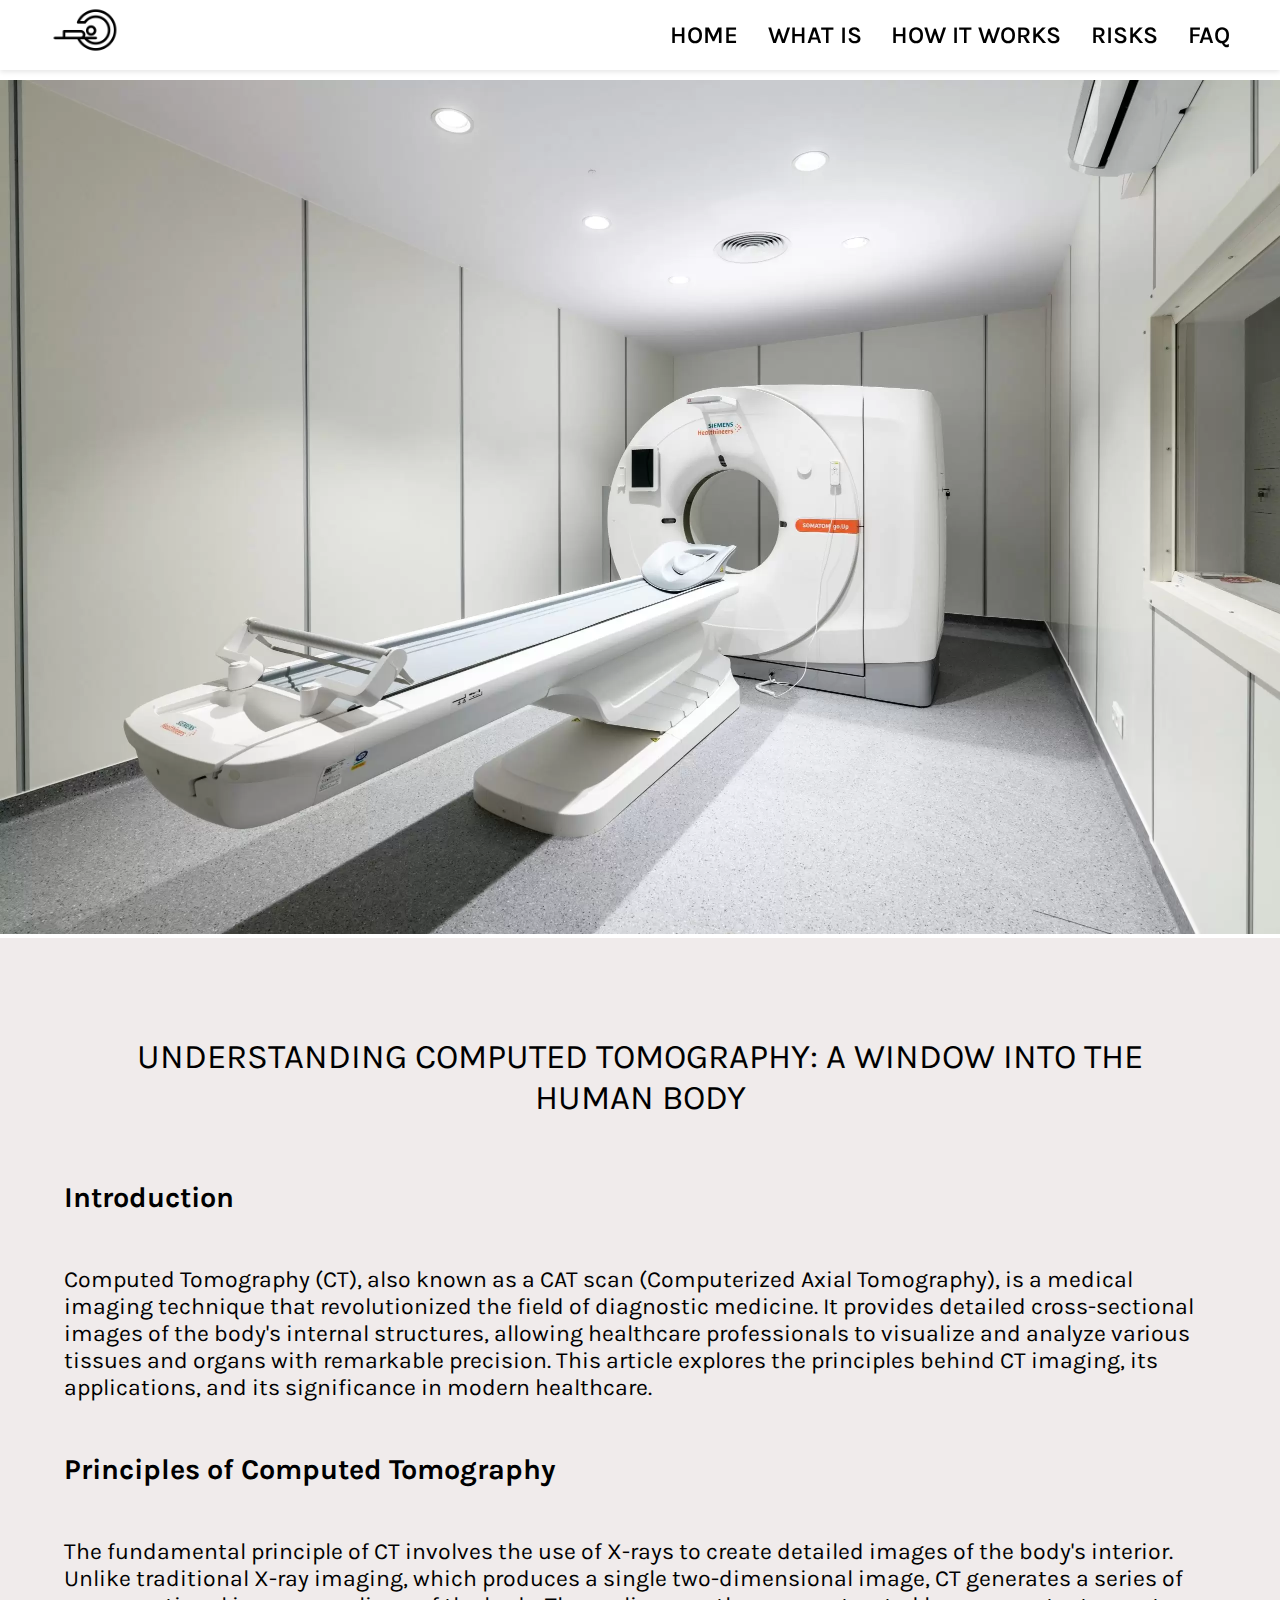
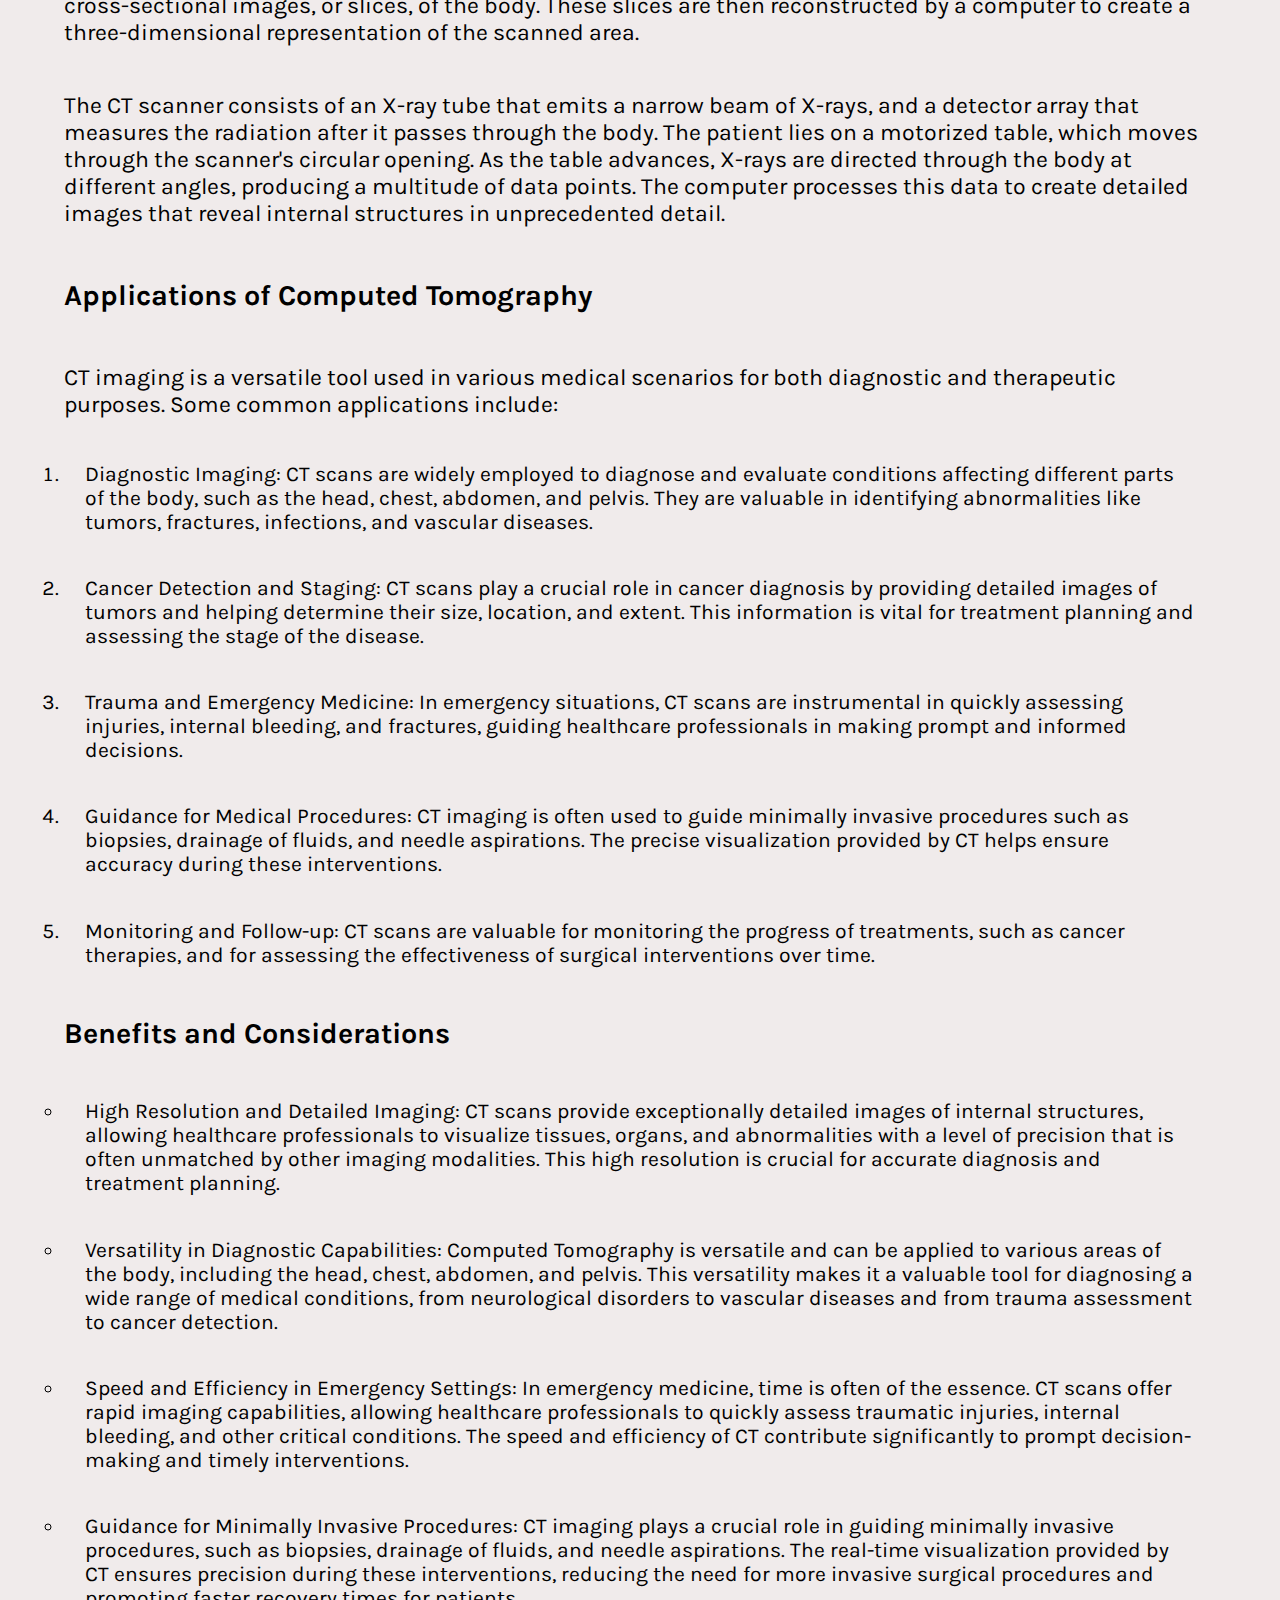
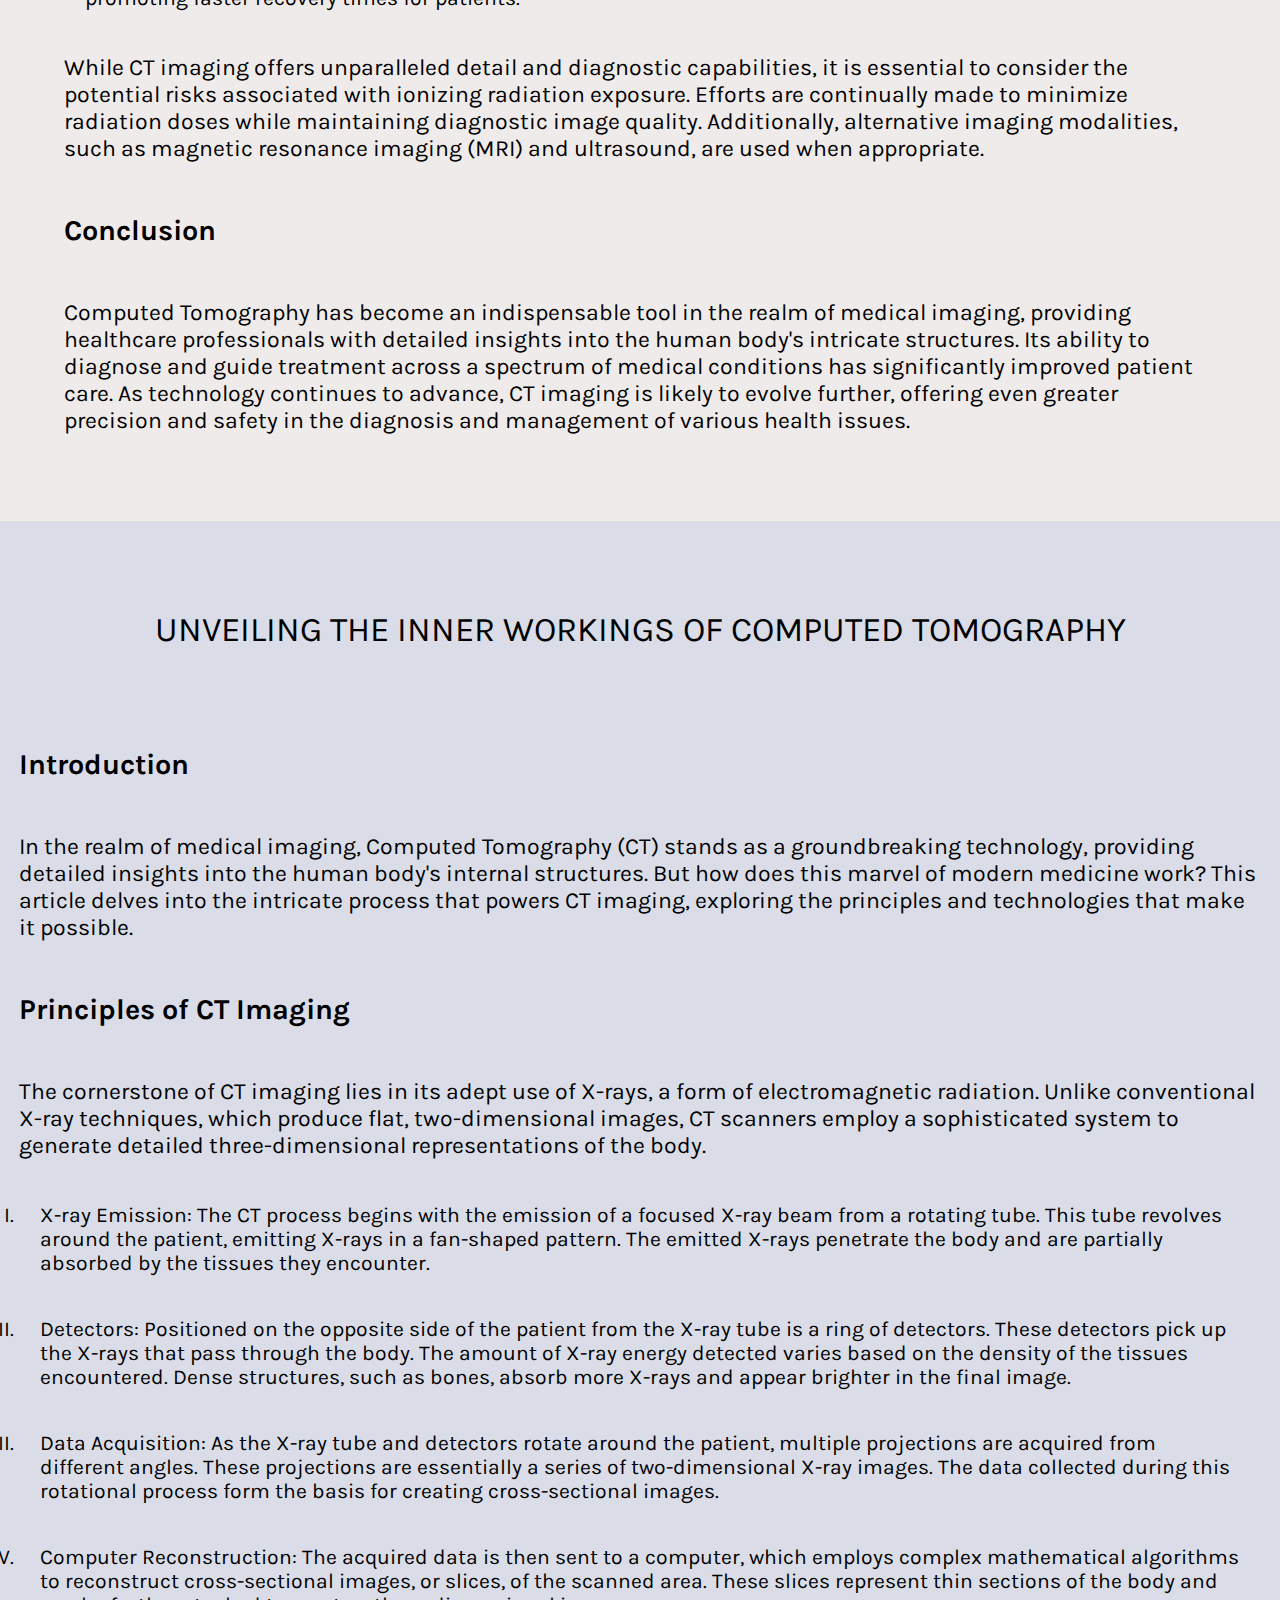
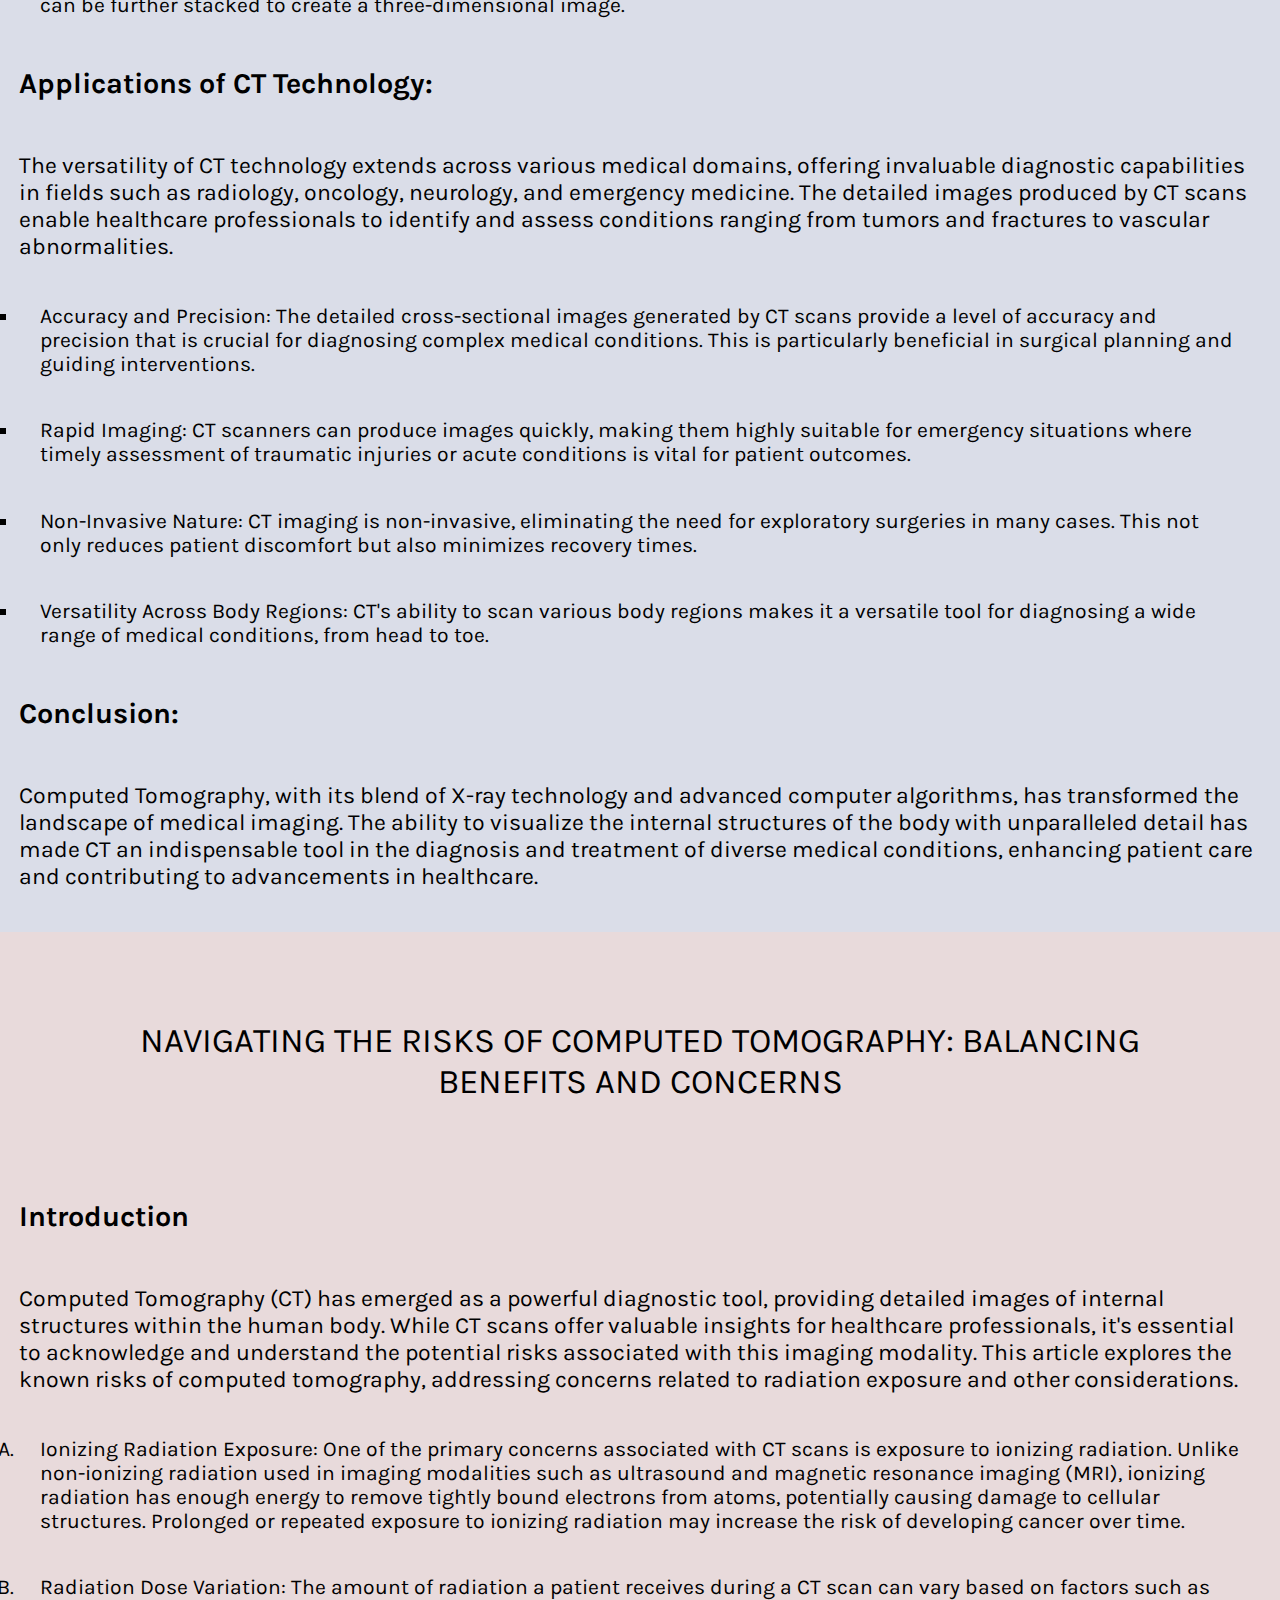
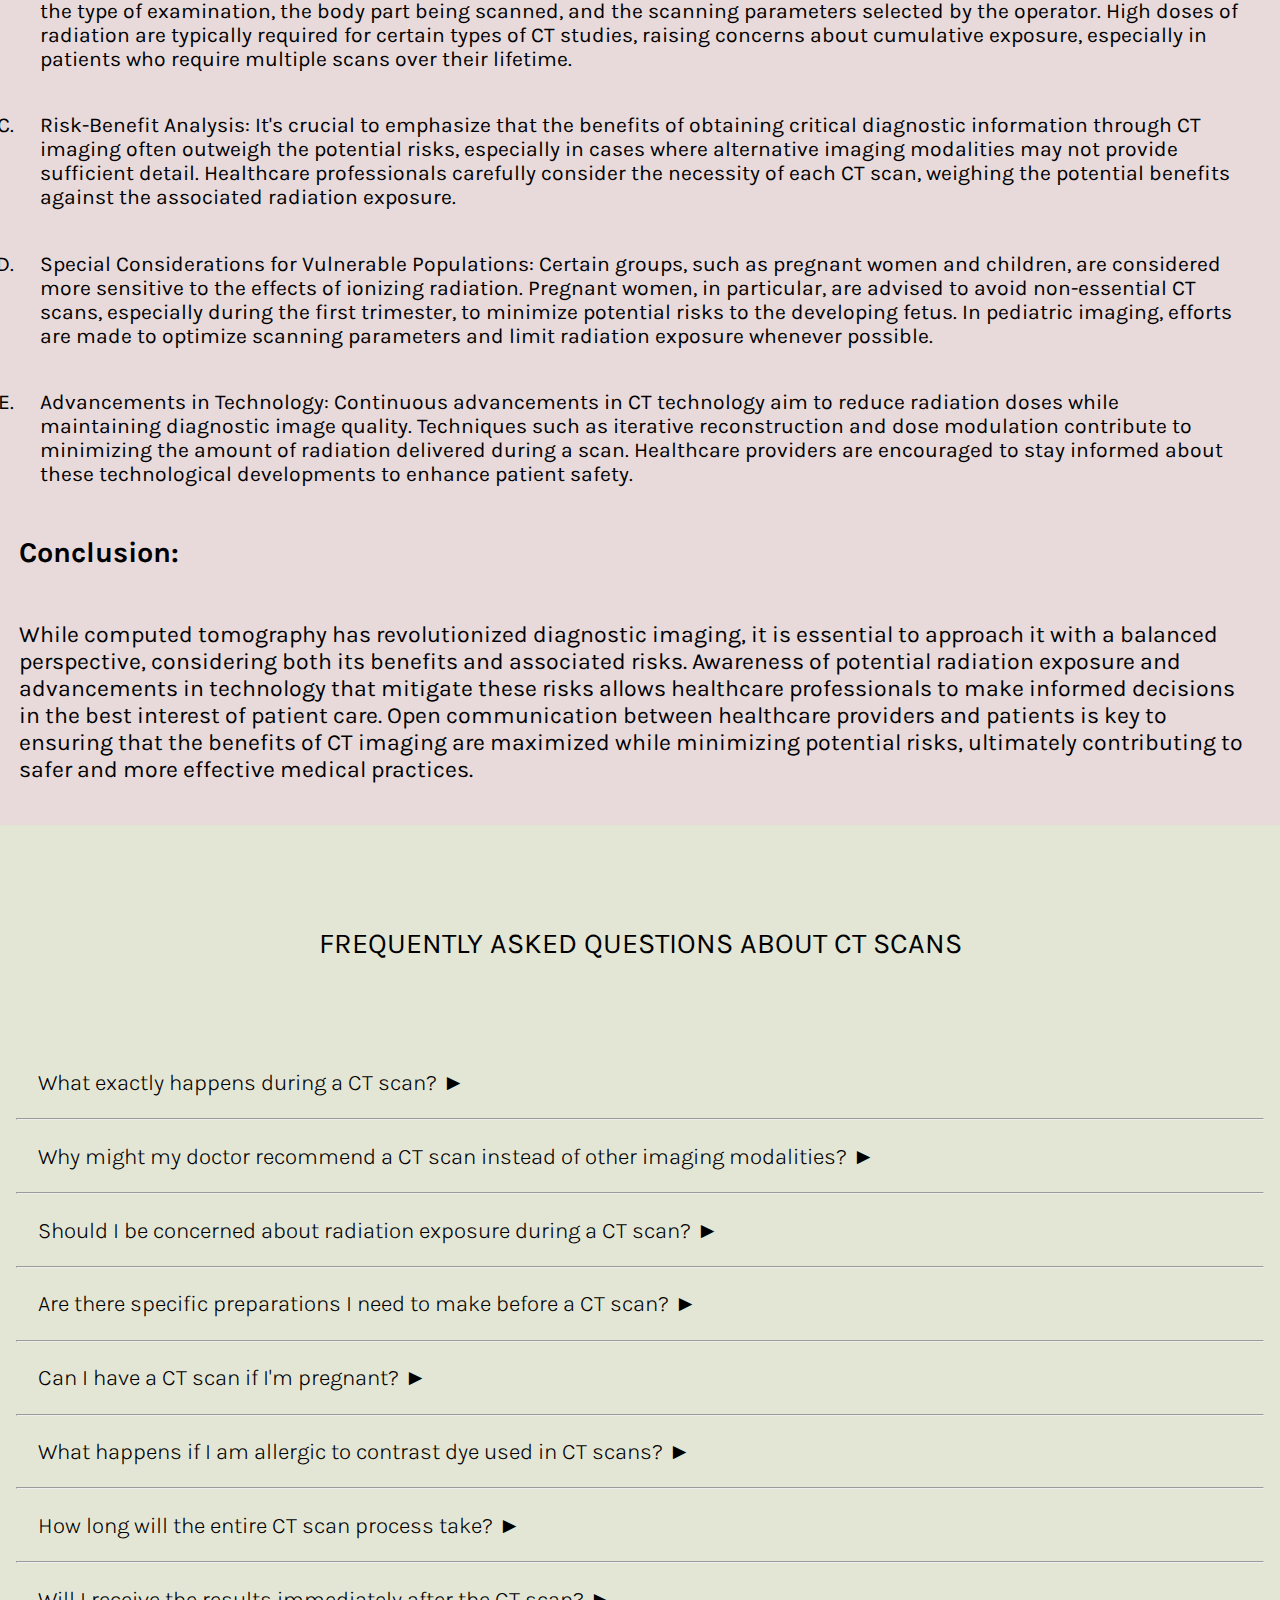
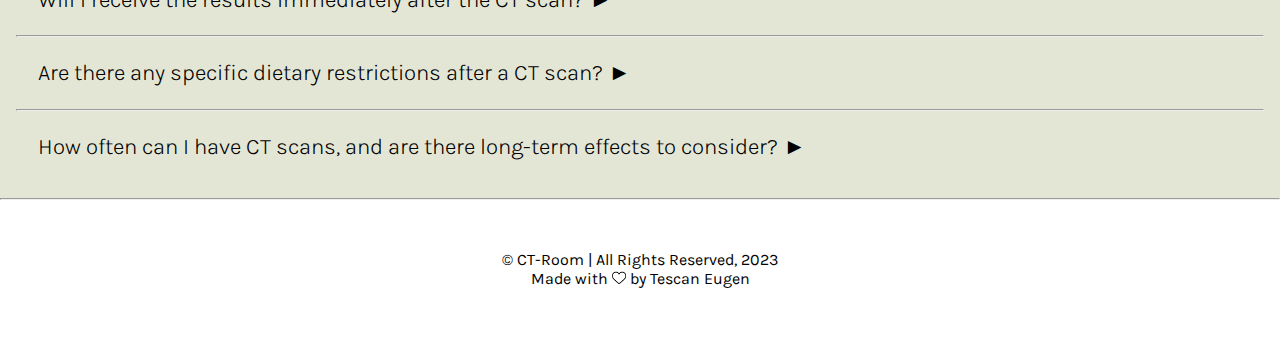
<file: index.html>
<!DOCTYPE html>
<html lang="en">
<head>
    <meta charset="UTF-8">
    <meta http-equiv="X-UA-Compatible" content="IE=edge">
    <meta name="viewport" content="width=device-width, initial-scale=1.0">
    <title>Computed Tomography Room</title>
    <link rel="stylesheet" href="/style/style.css">
    <link rel="stylesheet" href="/style/header-footer.css">
    <link rel="icon" type="image/png" href="/images/CT-icon-mini.jpg"/>
    <link rel="preconnect" href="https://fonts.googleapis.com">
    <link rel="preconnect" href="https://fonts.gstatic.com" crossorigin>
    <link rel="preconnect" href="https://fonts.googleapis.com">
    <link rel="preconnect" href="https://fonts.gstatic.com" crossorigin>
    <link href="https://fonts.googleapis.com/css2?family=Karla:ital,wght@0,200;0,300;0,400;0,500;0,600;0,700;0,800;1,200;1,300;1,400;1,500;1,600;1,700;1,800&display=swap" rel="stylesheet">
    <link rel="stylesheet" href="https://fonts.googleapis.com/css2?family=Material+Symbols+Outlined:opsz,wght,FILL,GRAD@20..48,100..700,0..1,-50..200" />

</head>
<body>
    <header class="container">
        <div class="nav-bar">
            <div id="menu-icon">☰</div>
            <div class="menu-logo">
                <a href="#"><img src="./images/logo.jpg" alt=""></a>
            </div>
            <div class="nav-menu">
                <ul>
                    <li><a href="#">Home</a></li>
                    <li><a href="#what-is">What is</a></li>
                    <li><a href="#how-it-works">How it works</a></li>
                    <li><a href="#risks">Risks</a></li>
                    <li><a href="#faq">FAQ</a></li>
                </ul>
            </div>
        </div>
    </header>
    
    <div class="main-image-ct" id="home">
        <img src="./images/main-computer-tomograf-desktop.jpg" usemap="#image-map" class="maparea">
        <map name="image-map" id="image-map">
            <area class="exam-table" alt="ct-bed" title="Examination Table" href="javascript:void(0);"  onclick="showPopup('exam-table-popup', event);" coords="1467,934,1349,922,1304,945,1279,984,752,1124,505,1083,440,1146,456,1192,275,1255,250,1291,273,1352,297,1404,383,1465,465,1497,573,1474,1062,1255,1134,1271,955,1379,949,1422,958,1445,1105,1513,1161,1524,1209,1492,1478,1250,1480,1196,1462,1151,1415,1117" shape="poly">
            <area alt="ct-magnet" title="Gantry" href="javascript:void(0);" onclick="showPopup('gantry-popup', event);" coords="1686,610,1437,610,1329,647,1249,730,1216,818,1220,941,1238,990,1317,1108,1462,1192,1833,1253,1860,1248,1876,1173,1889,1103,1899,837,1883,671,1865,622" shape="poly">
            <area alt="ct-ac" title="Ventilation" href="javascript:void(0);" onclick="showPopup('vents-popup', event);" coords="2249,228,2240,199,2161,183,2136,138,2168,2,2412,5,2287,226" shape="poly">
            <area  alt="control-room" title="Control Room" href="javascript:void(0);" onclick="showPopup('control-popup', event);" coords="2557,146,2295,419,2284,1041,2553,1217" shape="poly">
            <area alt="ct-walls" title="Lead-lined Walls" href="javascript:void(0);" onclick="showPopup('walls-popup', event);" coords="64,7,1349,558,2086,450,2195,199,2235,203,2245,226,2283,231,2414,7,2552,0,2559,129,2290,432,2285,1047,2559,1230,2557,1698,2394,1705,2088,1085,1892,1063,1901,825,1887,671,1867,617,1688,604,1525,604,1430,613,1325,649,1250,728,1214,821,1218,919,1231,993,756,1121,508,1082,439,1148,453,1194,295,1244,259,1281,266,1350,4,1432,0,4" shape="poly">
            <area alt="ct-ceiling" title="Lighting" href="javascript:void(0);" onclick="showPopup('lights-popup', event);" coords="58,0,1351,557,2083,446,2194,194,2158,176,2137,155,2169,4" shape="poly">
            <area alt="ct-floor" title="Vinyl Flooring" href="javascript:void(0);" onclick="showPopup('floor-popup', event);" coords="0,1436,263,1358,283,1395,365,1461,457,1498,558,1481,1070,1246,1132,1271,948,1379,945,1440,1091,1514,1153,1526,1200,1501,1477,1256,1481,1198,1838,1256,1863,1256,1883,1169,1891,1071,2084,1083,2388,1699,4,1703" shape="poly">
        </map>
    </div>
    <div id="what-is"></div>
    <div id="how-it-works"></div>
    <div id="risks"></div>
    <div id="faq"></div>
    <button onclick="topFunction()" id="myBtn" title="Go to top">Top</button>
    <footer>
        <hr>
        <div class="copyright">
            <p>&#169; CT-Room | All Rights Reserved, 2023</p>
            <p>Made with <img src="./images/heart.png" alt=""> by <a href="https://eugentescan.eu/">Tescan Eugen</a></p>
        </div>
    </footer>
    <script src="javascript/room.js"></script>
    <script src="javascript/map-image-responsive.js"></script>
    <script>imageMapResize();</script>
    <script src="https://code.jquery.com/jquery-3.6.4.min.js" integrity="sha256-oP6HI9z1XaZNBrJURtCoUT5SUnxFr8s3BzRl+cbzUq8=" crossorigin="anonymous"></script>
    <script src="javascript/jquery.maphilight.js"></script>
    <script>
        $(function() {
            $('.maparea').maphilight();
        });
    </script>
</body>

</html>
</file>
<file: style/style.css>
* {
    font-family: 'Karla', sans-serif;
    margin: 0;
    padding: 0;
    text-decoration: none;
    list-style: none;
    color: black;
    scroll-behavior: smooth;
}

#menu-icon {
    cursor: pointer;
    transition: transform 0.3s ease;
}
  
#menu-icon.opened {
    transform: rotate(90deg);
}
   
body {
    margin-top: 80px;
}

#myBtn {
    display: none;
    position: fixed;
    bottom: 20px;
    right: 30px;
    z-index: 999;
    border: none;
    outline: none;
    background-color: darkred;
    color: white;
    cursor: pointer;
    padding: 15px;
    border-radius: 10px;
}
  
#myBtn:hover {
    background-color: #555
}

.main-image-ct img {
    width: 100%;
}

@-webkit-keyframes fadeIn {
    from {opacity: 0;} 
    to {opacity: 1;}
}

@keyframes fadeIn {
    from {opacity: 0;}
    to {opacity: 1;}
}
</file>
<file: style/header-footer.css>
.container {
    width: 100%;
    margin: 0 auto;
}

#menu-icon {
    font-size: 40px;
    cursor: pointer;
    display: none;
}

header {
    position: fixed;
    top: 0;
    left: 0;
    width: 100%;
    background-color: white;
    box-shadow: 0 2px 5px rgba(0, 0, 0, 0.1);
    z-index: 100;
}

.nav-bar {
    display: flex;
    justify-content: space-between;
    align-items: center;
    padding: 10px 20px;
    height: 50px;
}

.menu-logo {
    margin-left: 20px;
    position: relative;
    top: -20px;
    height: 60px;
}

.menu-logo:hover {    
    transform: scale(1.2);
    transition: transform 0.5s linear;
}

.menu-logo img{
    height: 90px;
}

.nav-menu {
    width: 50%;
    align-self: center;
}

.nav-menu ul{
    display: flex;
    justify-content: space-evenly;
    list-style: none;
    padding: 0;
    margin: 0;
}

.nav-menu ul li {
    margin: 0;
}

.nav-menu ul li a {
    text-decoration: none;
    color: black;
    font-size: 24px;
    font-weight: 600;
    text-transform: uppercase;
    transition: color 0.5s ease;
}

.nav-menu ul li a:hover{
    color: orangered;    
}

.footer {
    background-color: lightgrey;
}

.copyright {
    text-align: center;
    padding: 50px 50px;
}

.copyright img {    
    width: 14px;
}

@media (max-width: 1024px) {
    .nav-menu {
        width: 80%;
    }
}

@media (max-width: 768px) {
    .nav-bar {
        align-items: center;
        width: fit-content;
        text-align: center;
    }
    
    .menu-logo {
        margin: 10px 0;
    }

    .menu-logo {
        margin-left: 20px;
        position: fixed;
        right: 20px;
        top: 0;
    }
    
    .menu-logo:hover {    
        transform: scale(1.2);
        transition: transform 0.5s linear;
    }
    
    .menu-logo img {
        height: 60px;
    }
    
    .nav-menu {
        top: 100%;
        background-color: white;
        margin-top: 200px;
        display: none;
        position: relative;
        padding: 20px;
    }
    
    .nav-menu.active {
        display: flex;
        flex-direction: column;
        align-items: center;
    }
    
    .nav-menu ul {
        flex-direction: column;
        align-items: center;
        padding: 10px;
        margin: 10px;
    }
    
    .nav-menu ul li {
        margin: 10px 0;
    }
    
    #menu-icon {
        display: block;
        font-size: 30px;
        cursor: pointer;
    }
}

@media (max-width: 360px) {
   
}
</file>
